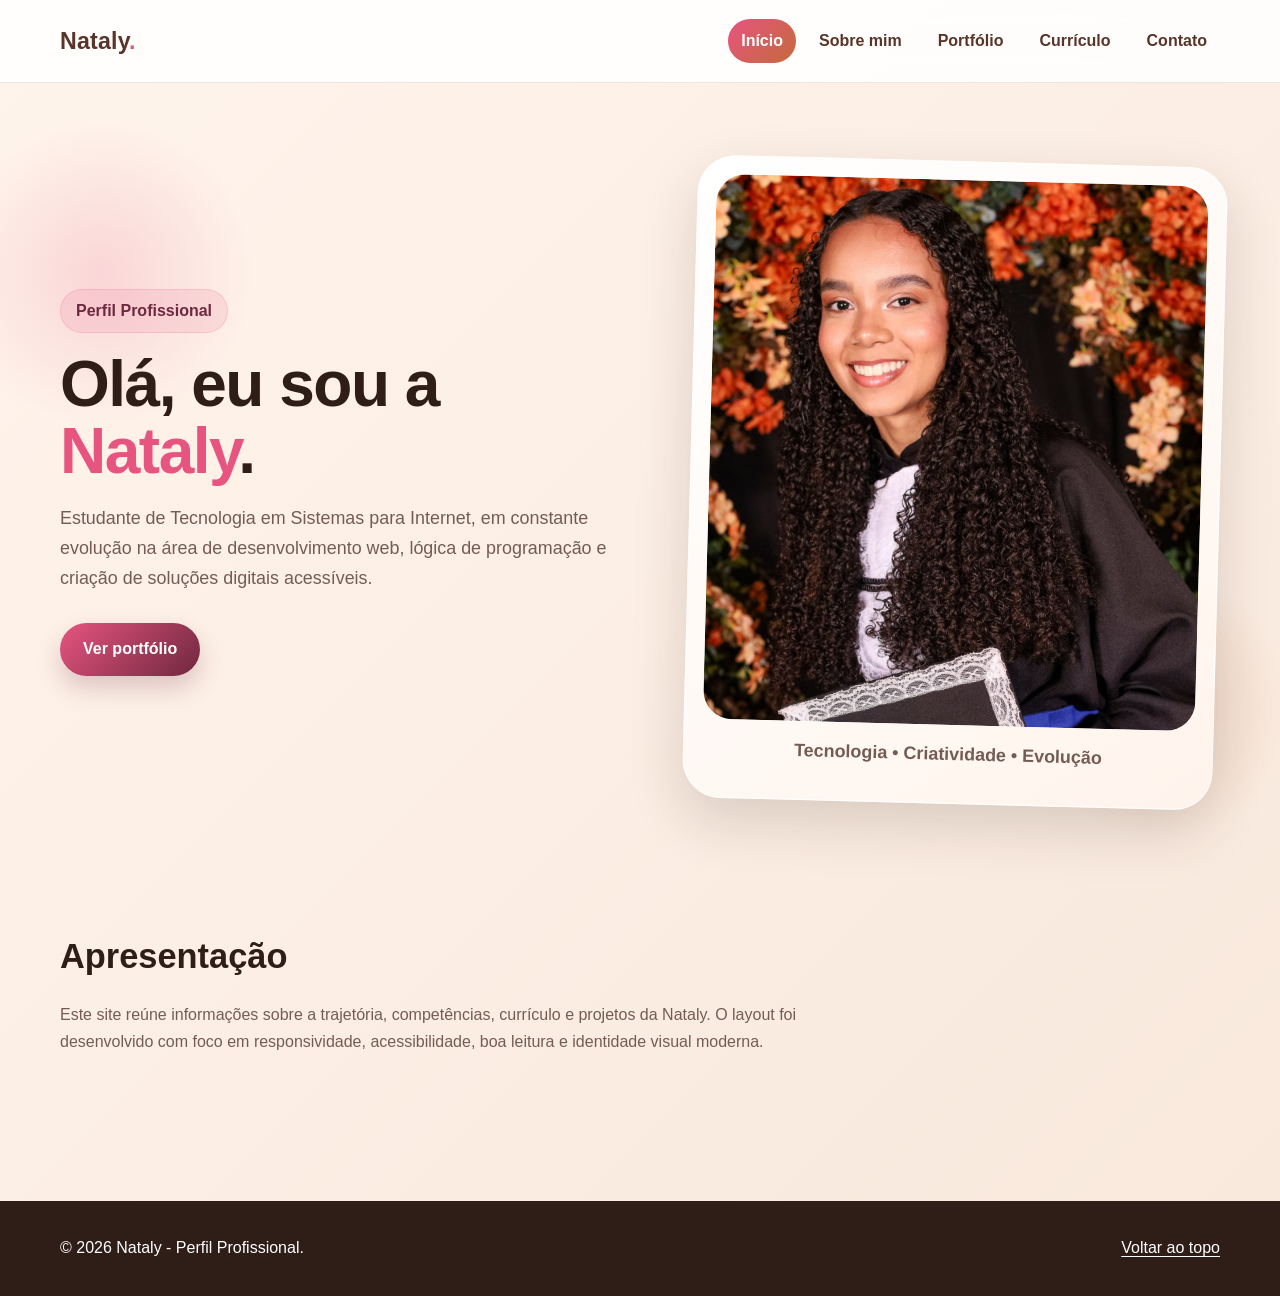
<file: site_nataly/index.html>
<!DOCTYPE html>
<html lang="pt-BR">
<head>
  <!-- Configurações básicas da página. -->
  <meta charset="UTF-8">
  <meta name="viewport" content="width=device-width, initial-scale=1.0">
  <meta name="description" content="Perfil profissional de Nataly, estudante de Tecnologia em Sistemas para Internet.">

  <title>Nataly | Perfil Profissional</title>

  <!-- Arquivo principal de estilos do site. -->
  <link rel="stylesheet" href="css/style.css">
</head>
<body>
  <!-- Link visível apenas ao usar teclado: permite pular o menu e ir direto ao conteúdo. -->
  <a class="skip-link" href="#conteudo">Pular para o conteúdo principal</a>

  <!-- Cabeçalho fixo: reúne a marca do site e o menu principal. -->
  <header class="site-header">
    <div class="container navbar">
      <a class="logo" href="index.html" aria-label="Ir para a página inicial de Nataly">Nataly<span>.</span></a>

      <!-- Menu com links internos para todas as páginas do site. -->
      <nav class="main-nav" aria-label="Menu principal">
        <ul>
          <li><a class="active" aria-current="page" href="index.html">Início</a></li>
          <li><a href="sobre.html">Sobre mim</a></li>
          <li><a href="portfolio.html">Portfólio</a></li>
          <li><a href="curriculo.html">Currículo</a></li>
          <li><a href="contato.html">Contato</a></li>
        </ul>
      </nav>
    </div>
  </header>

  <!-- Conteúdo principal da página. O tabindex permite receber foco pelo link de acessibilidade. -->
  <main id="conteudo" tabindex="-1">
    <!-- Hero: primeira área visual do site, com apresentação e foto principal. -->
    <section class="container hero" id="inicio" aria-labelledby="titulo-principal">
      <div class="hero-text">
        <span class="tag">Perfil Profissional</span>
        <h1 id="titulo-principal">Olá, eu sou a <strong>Nataly</strong>.</h1>
        <p>
          Estudante de Tecnologia em Sistemas para Internet, em constante evolução na área de
          desenvolvimento web, lógica de programação e criação de soluções digitais acessíveis.
        </p>

        <div class="actions" aria-label="Ações principais">
          <a class="btn btn-primary" href="portfolio.html">Ver portfólio</a>
        </div>
      </div>

      <aside class="hero-card" aria-label="Foto de apresentação da Nataly">
        <img src="img/nataly-5.jpeg" alt="Foto profissional de Nataly sorrindo em sua formatura">
        <p class="caption">Tecnologia • Criatividade • Evolução</p>
      </aside>
    </section>

    <!-- Resumo curto: melhora a página inicial sem voltar com a seção de destaques removida. -->
    <section class="container section" aria-labelledby="resumo-titulo">
      <h2 id="resumo-titulo">Apresentação</h2>
      <p class="section-intro">
        Este site reúne informações sobre a trajetória, competências, currículo e projetos da Nataly.
        O layout foi desenvolvido com foco em responsividade, acessibilidade, boa leitura e identidade visual moderna.
      </p>
    </section>

  </main>

  <!-- Rodapé com navegação complementar. -->
  <footer class="site-footer">
    <div class="container footer-content">
      <p>&copy; 2026 Nataly - Perfil Profissional.</p>
      <p><a href="#inicio">Voltar ao topo</a></p>
    </div>
  </footer>

  <!-- VLibras: recurso de acessibilidade solicitado no trabalho. -->
  <div vw class="enabled">
    <div vw-access-button class="active"></div>
    <div vw-plugin-wrapper>
      <div class="vw-plugin-top-wrapper"></div>
    </div>
  </div>
  <script src="https://vlibras.gov.br/app/vlibras-plugin.js"></script>
  <script>
    new window.VLibras.Widget('https://vlibras.gov.br/app');
  </script>
</body>
</html>
</file>
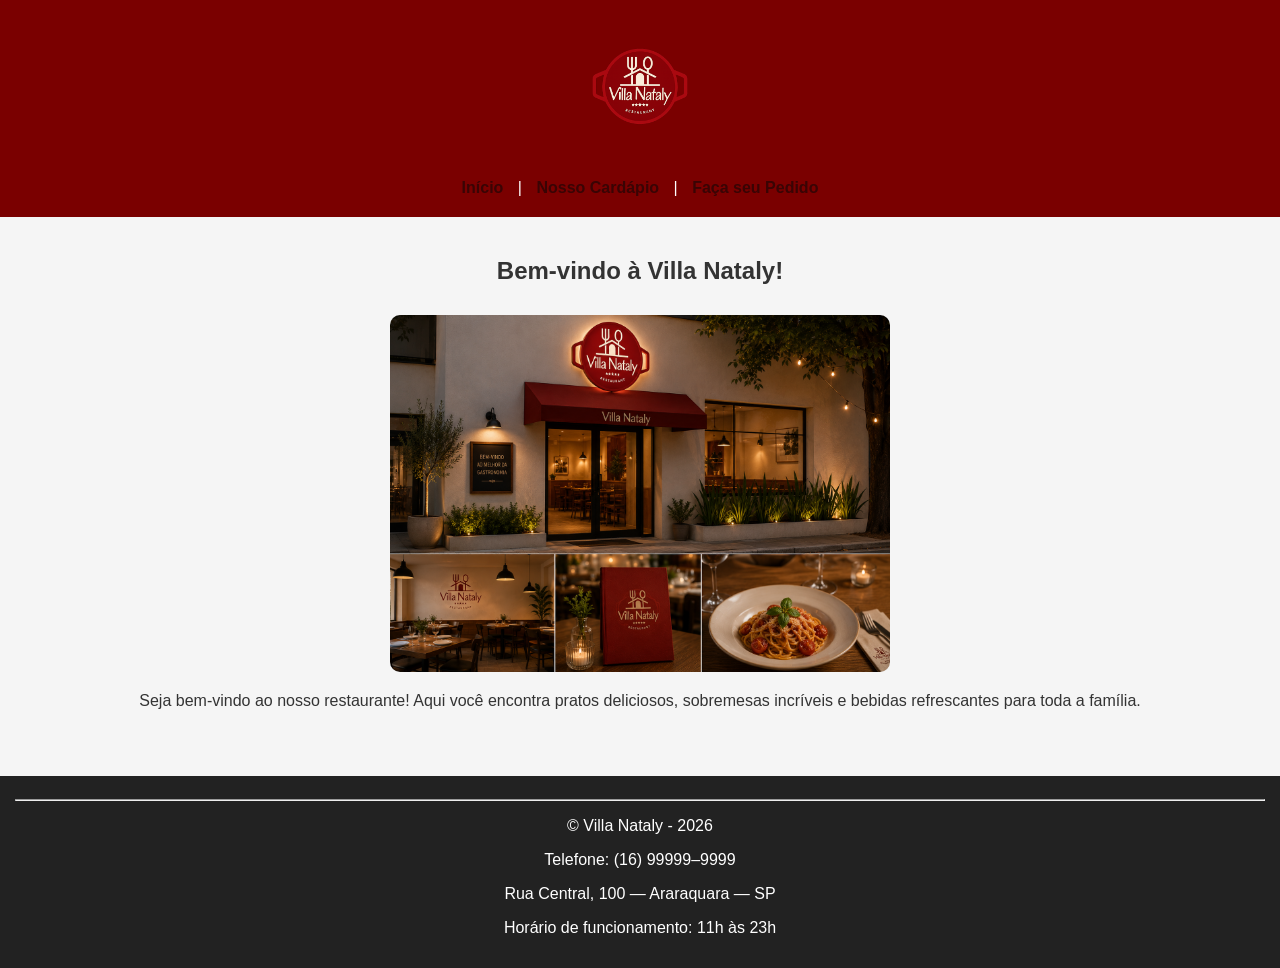
<file: site_nataly/projetos/villa-nataly/index.html>
<!DOCTYPE html>
<html lang="pt-BR">
    
<head >
   
    <meta charset="UTF-8">
    <meta name="viewport" content="width=device-width, initial-scale=1.0">

    
    <link rel="icon" href="logo.png - Copia.png">
   
    <title>Villa Nataly</title>

    <link rel="stylesheet" href="style.css">

</head>
<body>

    
   <header>

    <div style="text-align: center;">

        <img src="logo.png.png"
             width="300"
             alt="Logo Villa Nataly">

       

        <nav>
            <a href="index.html">Início</a> |
            <a href="cardapio.html">Nosso Cardápio</a> |
            <a href="pedido.html">Faça seu Pedido</a>
        </nav>

    </div>

</header>

    
    <main>
         <div style="text-align: center;">

        <h2>Bem-vindo à Villa Nataly!</h2>

        <img src="restaurante.png"
             width="500"
             alt="Imagem do restaurante">

        <p>
            Seja bem-vindo ao nosso restaurante! Aqui você encontra pratos deliciosos,
            sobremesas incríveis e bebidas refrescantes para toda a família.
        </p>
        </div>

    </main>

    
    <footer>
        <hr>

        <p>
            &copy; Villa Nataly - 2026
        </p>

        <p>
            Telefone: (16)&nbsp;99999&ndash;9999
        </p>

        <p>
            Rua Central, 100 &mdash; Araraquara &mdash; SP
        </p>

        <p>
            Horário de funcionamento: 11h às 23h
        </p>

    </footer>

</body>
</html>
</file>
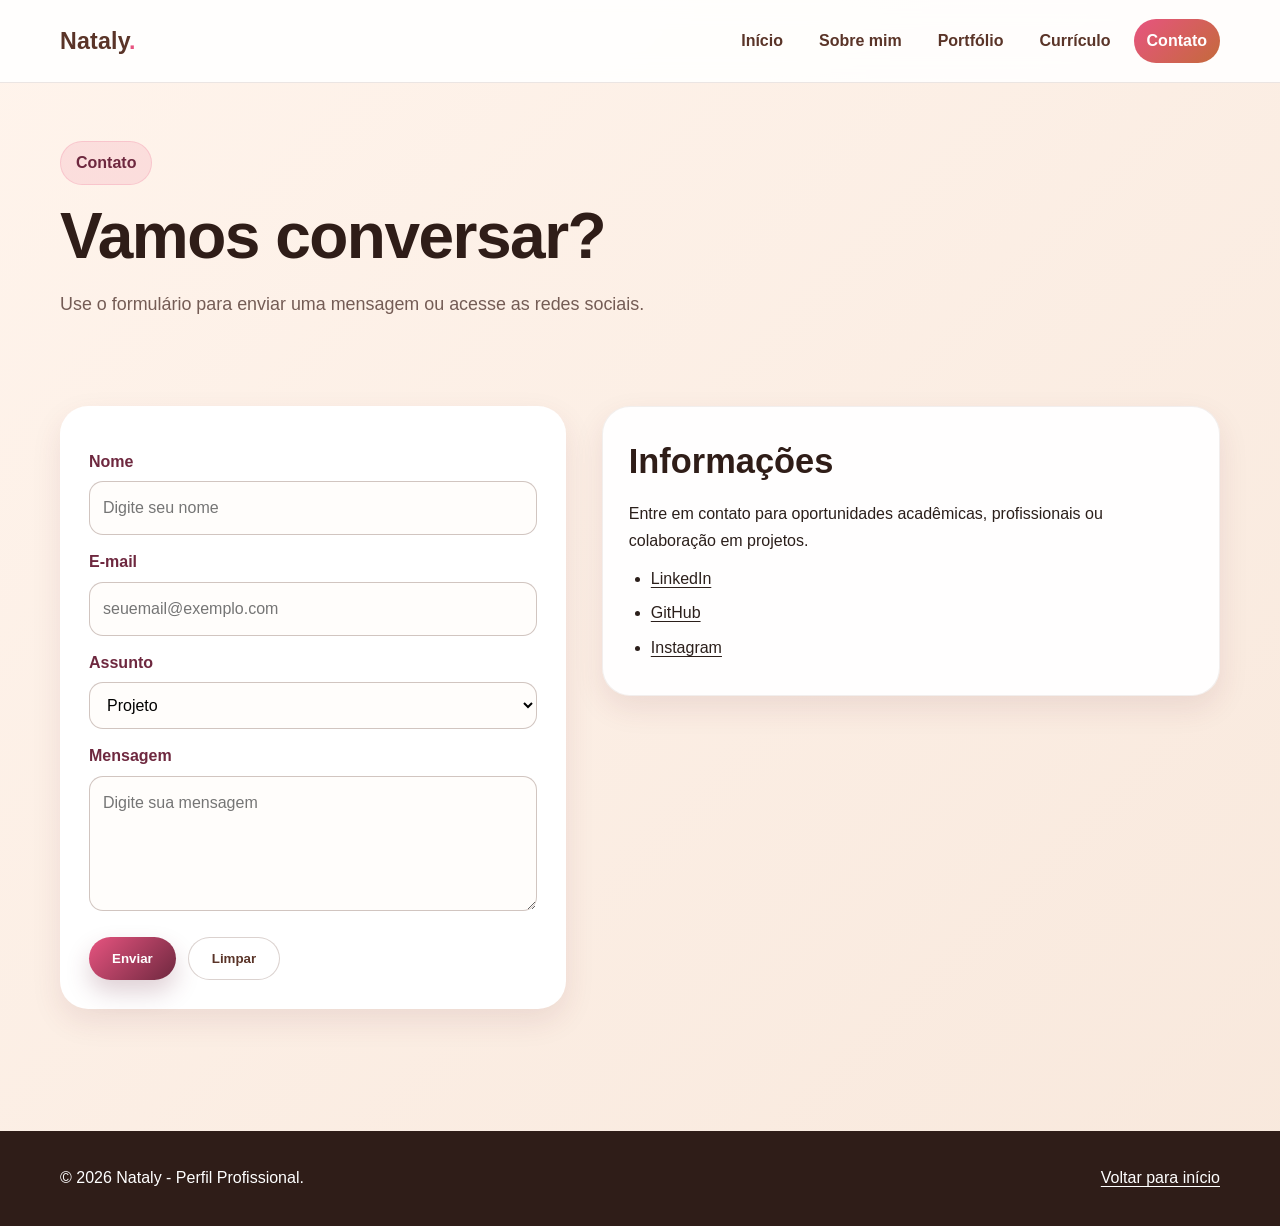
<file: site_nataly/contato.html>
<!DOCTYPE html>
<html lang="pt-BR">
<head>
  <!-- Configurações básicas da página. -->
  <meta charset="UTF-8">
  <meta name="viewport" content="width=device-width, initial-scale=1.0">
  <meta name="description" content="Perfil profissional de Nataly, estudante de Tecnologia em Sistemas para Internet.">

  <title>Contato | Nataly</title>

  <!-- Arquivo principal de estilos do site. -->
  <link rel="stylesheet" href="css/style.css">
</head>
<body>
  <!-- Link visível apenas ao usar teclado: permite pular o menu e ir direto ao conteúdo. -->
  <a class="skip-link" href="#conteudo">Pular para o conteúdo principal</a>

  <!-- Cabeçalho fixo: reúne a marca do site e o menu principal. -->
  <header class="site-header">
    <div class="container navbar">
      <a class="logo" href="index.html" aria-label="Ir para a página inicial de Nataly">Nataly<span>.</span></a>

      <!-- Menu com links internos para todas as páginas do site. -->
      <nav class="main-nav" aria-label="Menu principal">
        <ul>
          <li><a href="index.html">Início</a></li>
          <li><a href="sobre.html">Sobre mim</a></li>
          <li><a href="portfolio.html">Portfólio</a></li>
          <li><a href="curriculo.html">Currículo</a></li>
          <li><a class="active" aria-current="page" href="contato.html">Contato</a></li>
        </ul>
      </nav>
    </div>
  </header>

  <!-- Conteúdo principal da página. O tabindex permite receber foco pelo link de acessibilidade. -->
  <main id="conteudo" tabindex="-1">
    <!-- Título da página. -->
    <section class="container page-title" aria-labelledby="contato-titulo">
      <span class="tag">Contato</span>
      <h1 id="contato-titulo">Vamos conversar?</h1>
      <p>Use o formulário para enviar uma mensagem ou acesse as redes sociais.</p>
    </section>

    <!-- Formulário obrigatório: possui campos de tipos diferentes e dois botões. -->
    <section class="container section two-col" aria-label="Formulário e informações de contato">
      <form action="#" method="post">
        <label for="nome">Nome</label>
        <input type="text" id="nome" name="nome" placeholder="Digite seu nome" required>

        <label for="email">E-mail</label>
        <input type="email" id="email" name="email" placeholder="seuemail@exemplo.com" required>

        <label for="assunto">Assunto</label>
        <select id="assunto" name="assunto" required>
          <option value="projeto">Projeto</option>
          <option value="contato-profissional">Contato profissional</option>
          <option value="outros">Outros</option>
        </select>

        <label for="mensagem">Mensagem</label>
        <textarea id="mensagem" name="mensagem" placeholder="Digite sua mensagem" required></textarea>

        <div class="form-actions">
          <button class="btn btn-primary" type="submit">Enviar</button>
          <button class="btn btn-secondary" type="reset">Limpar</button>
        </div>
      </form>

      <!-- Links externos obrigatórios para redes/plataformas. -->
      <aside class="card contact-card">
        <h2>Informações</h2>
        <p>Entre em contato para oportunidades acadêmicas, profissionais ou colaboração em projetos.</p>

        <ul class="list">
          <li><a href="https://www.linkedin.com/" target="_blank" rel="noopener">LinkedIn</a></li>
          <li><a href="https://github.com/" target="_blank" rel="noopener">GitHub</a></li>
          <li><a href="https://www.instagram.com/" target="_blank" rel="noopener">Instagram</a></li>
        </ul>
      </aside>
    </section>

  </main>

  <!-- Rodapé com navegação complementar. -->
  <footer class="site-footer">
    <div class="container footer-content">
      <p>&copy; 2026 Nataly - Perfil Profissional.</p>
      <p><a href="index.html">Voltar para início</a></p>
    </div>
  </footer>

  <!-- VLibras: recurso de acessibilidade solicitado no trabalho. -->
  <div vw class="enabled">
    <div vw-access-button class="active"></div>
    <div vw-plugin-wrapper>
      <div class="vw-plugin-top-wrapper"></div>
    </div>
  </div>
  <script src="https://vlibras.gov.br/app/vlibras-plugin.js"></script>
  <script>
    new window.VLibras.Widget('https://vlibras.gov.br/app');
  </script>
</body>
</html>
</file>
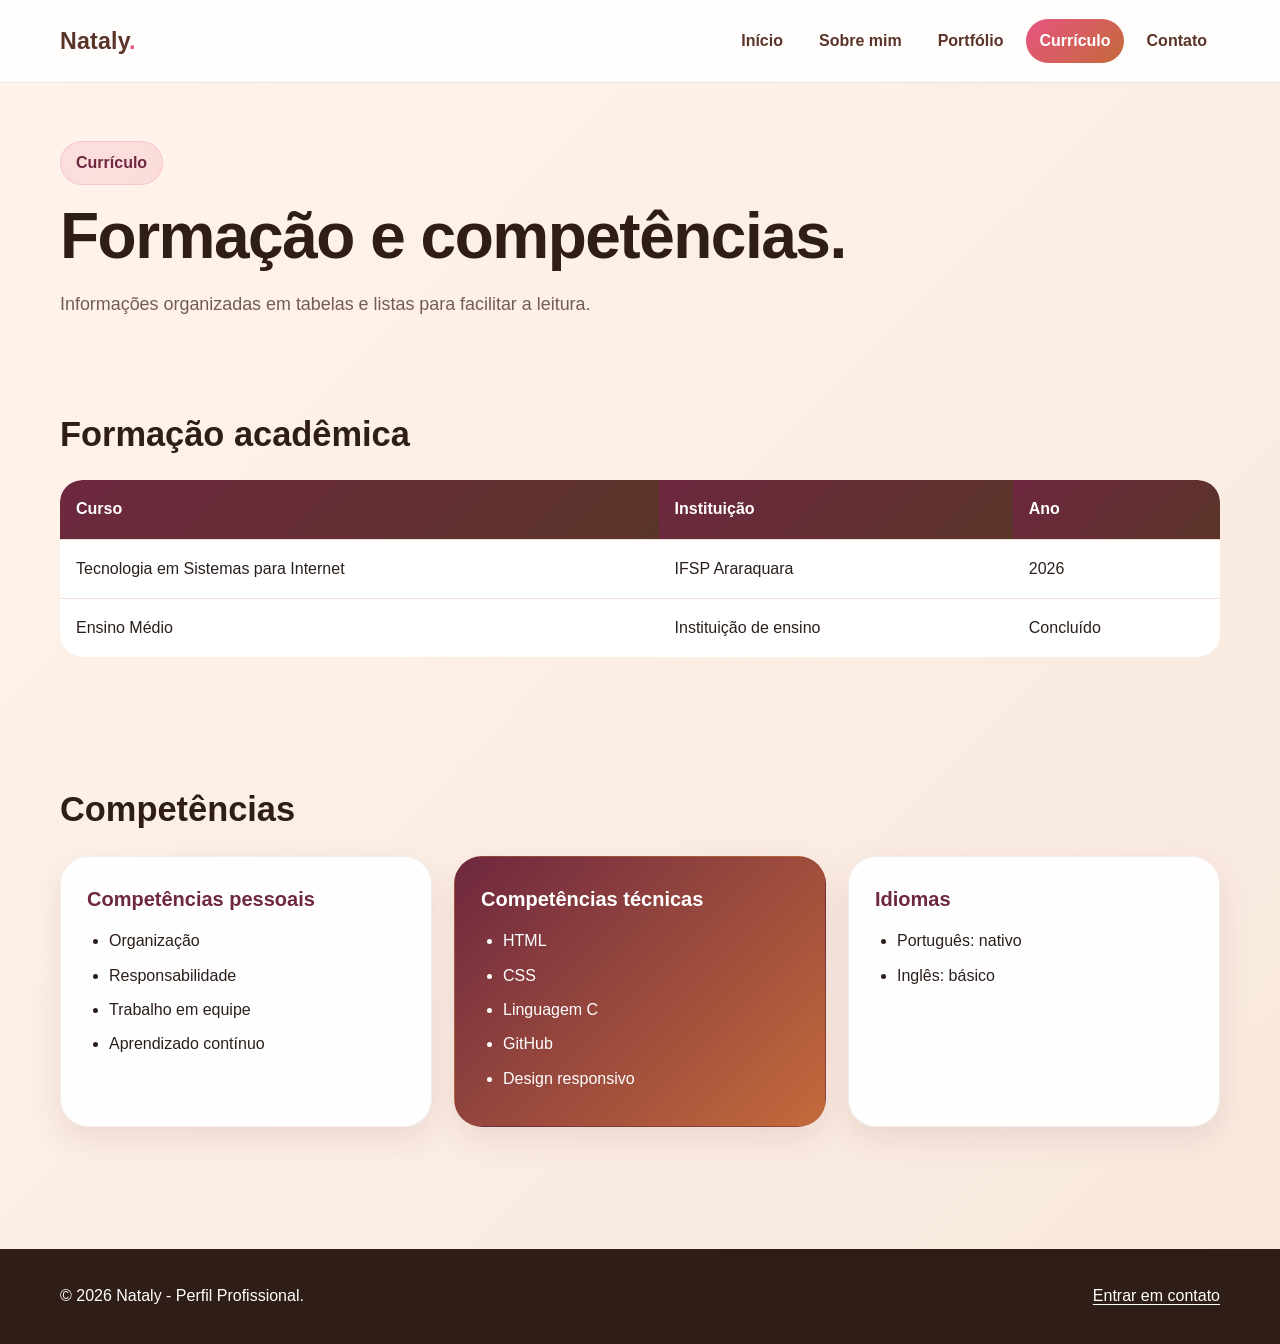
<file: site_nataly/curriculo.html>
<!DOCTYPE html>
<html lang="pt-BR">
<head>
  <!-- Configurações básicas da página. -->
  <meta charset="UTF-8">
  <meta name="viewport" content="width=device-width, initial-scale=1.0">
  <meta name="description" content="Perfil profissional de Nataly, estudante de Tecnologia em Sistemas para Internet.">

  <title>Currículo | Nataly</title>

  <!-- Arquivo principal de estilos do site. -->
  <link rel="stylesheet" href="css/style.css">
</head>
<body>
  <!-- Link visível apenas ao usar teclado: permite pular o menu e ir direto ao conteúdo. -->
  <a class="skip-link" href="#conteudo">Pular para o conteúdo principal</a>

  <!-- Cabeçalho fixo: reúne a marca do site e o menu principal. -->
  <header class="site-header">
    <div class="container navbar">
      <a class="logo" href="index.html" aria-label="Ir para a página inicial de Nataly">Nataly<span>.</span></a>

      <!-- Menu com links internos para todas as páginas do site. -->
      <nav class="main-nav" aria-label="Menu principal">
        <ul>
          <li><a href="index.html">Início</a></li>
          <li><a href="sobre.html">Sobre mim</a></li>
          <li><a href="portfolio.html">Portfólio</a></li>
          <li><a class="active" aria-current="page" href="curriculo.html">Currículo</a></li>
          <li><a href="contato.html">Contato</a></li>
        </ul>
      </nav>
    </div>
  </header>

  <!-- Conteúdo principal da página. O tabindex permite receber foco pelo link de acessibilidade. -->
  <main id="conteudo" tabindex="-1">
    <!-- Título da página. -->
    <section class="container page-title" aria-labelledby="curriculo-titulo">
      <span class="tag">Currículo</span>
      <h1 id="curriculo-titulo">Formação e competências.</h1>
      <p>Informações organizadas em tabelas e listas para facilitar a leitura.</p>
    </section>

    <!-- Tabela obrigatória do trabalho: apresenta a formação acadêmica. -->
    <section class="container section" aria-labelledby="formacao-titulo">
      <h2 id="formacao-titulo">Formação acadêmica</h2>
      <div class="table-wrapper">
        <table>
          <thead>
            <tr>
              <th scope="col">Curso</th>
              <th scope="col">Instituição</th>
              <th scope="col">Ano</th>
            </tr>
          </thead>
          <tbody>
            <tr>
              <td>Tecnologia em Sistemas para Internet</td>
              <td>IFSP Araraquara</td>
              <td>2026</td>
            </tr>
            <tr>
              <td>Ensino Médio</td>
              <td>Instituição de ensino</td>
              <td>Concluído</td>
            </tr>
          </tbody>
        </table>
      </div>
    </section>

    <!-- Cards de competências: listas obrigatórias e conteúdo curricular. -->
    <section class="container section" aria-labelledby="competencias-titulo">
      <h2 id="competencias-titulo">Competências</h2>
      <div class="grid">
        <article class="card">
          <h3>Competências pessoais</h3>
          <ul class="list">
            <li>Organização</li>
            <li>Responsabilidade</li>
            <li>Trabalho em equipe</li>
            <li>Aprendizado contínuo</li>
          </ul>
        </article>

        <article class="card accent">
          <h3>Competências técnicas</h3>
          <ul class="list">
            <li>HTML</li>
            <li>CSS</li>
            <li>Linguagem C</li>
            <li>GitHub</li>
            <li>Design responsivo</li>
          </ul>
        </article>

        <article class="card">
          <h3>Idiomas</h3>
          <ul class="list">
            <li>Português: nativo</li>
            <li>Inglês: básico</li>
          </ul>
        </article>
      </div>
    </section>

  </main>

  <!-- Rodapé com navegação complementar. -->
  <footer class="site-footer">
    <div class="container footer-content">
      <p>&copy; 2026 Nataly - Perfil Profissional.</p>
      <p><a href="contato.html">Entrar em contato</a></p>
    </div>
  </footer>

  <!-- VLibras: recurso de acessibilidade solicitado no trabalho. -->
  <div vw class="enabled">
    <div vw-access-button class="active"></div>
    <div vw-plugin-wrapper>
      <div class="vw-plugin-top-wrapper"></div>
    </div>
  </div>
  <script src="https://vlibras.gov.br/app/vlibras-plugin.js"></script>
  <script>
    new window.VLibras.Widget('https://vlibras.gov.br/app');
  </script>
</body>
</html>
</file>
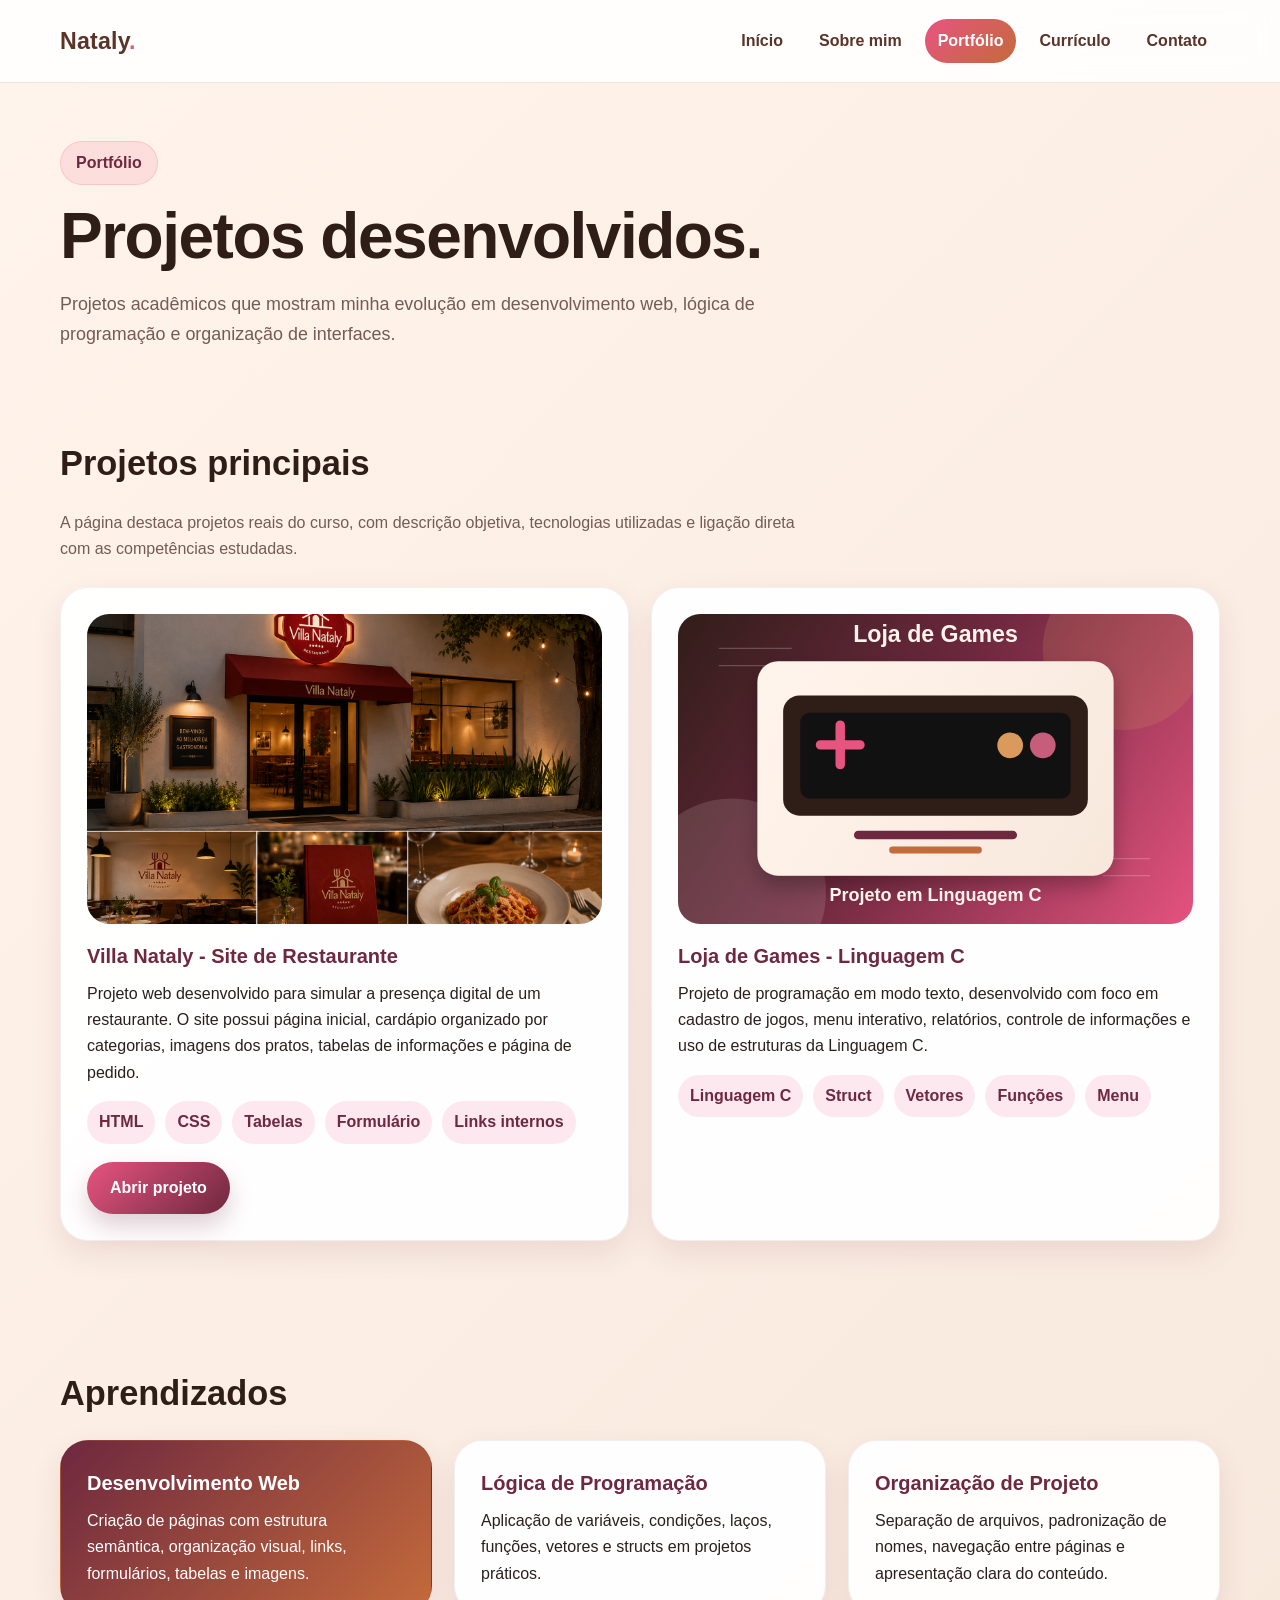
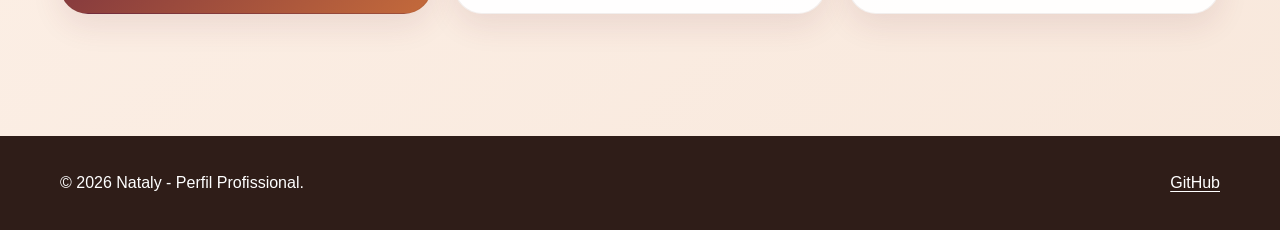
<file: site_nataly/portfolio.html>
<!DOCTYPE html>
<html lang="pt-BR">
<head>
  <!-- Configurações básicas da página. -->
  <meta charset="UTF-8">
  <meta name="viewport" content="width=device-width, initial-scale=1.0">
  <meta name="description" content="Perfil profissional de Nataly, estudante de Tecnologia em Sistemas para Internet.">

  <title>Portfólio | Nataly</title>

  <!-- Arquivo principal de estilos do site. -->
  <link rel="stylesheet" href="css/style.css">
</head>
<body>
  <!-- Link visível apenas ao usar teclado: permite pular o menu e ir direto ao conteúdo. -->
  <a class="skip-link" href="#conteudo">Pular para o conteúdo principal</a>

  <!-- Cabeçalho fixo: reúne a marca do site e o menu principal. -->
  <header class="site-header">
    <div class="container navbar">
      <a class="logo" href="index.html" aria-label="Ir para a página inicial de Nataly">Nataly<span>.</span></a>

      <!-- Menu com links internos para todas as páginas do site. -->
      <nav class="main-nav" aria-label="Menu principal">
        <ul>
          <li><a href="index.html">Início</a></li>
          <li><a href="sobre.html">Sobre mim</a></li>
          <li><a class="active" aria-current="page" href="portfolio.html">Portfólio</a></li>
          <li><a href="curriculo.html">Currículo</a></li>
          <li><a href="contato.html">Contato</a></li>
        </ul>
      </nav>
    </div>
  </header>

  <!-- Conteúdo principal da página. O tabindex permite receber foco pelo link de acessibilidade. -->
  <main id="conteudo" tabindex="-1">
    <!-- Título da página. -->
    <section class="container page-title" aria-labelledby="portfolio-titulo">
      <span class="tag">Portfólio</span>
      <h1 id="portfolio-titulo">Projetos desenvolvidos.</h1>
      <p>
        Projetos acadêmicos que mostram minha evolução em desenvolvimento web,
        lógica de programação e organização de interfaces.
      </p>
    </section>

    <!-- Projetos principais: substitui a galeria e mantém somente projetos relevantes. -->
    <section class="container section" aria-labelledby="projetos-titulo">
      <h2 id="projetos-titulo">Projetos principais</h2>
      <p class="section-intro">
        A página destaca projetos reais do curso, com descrição objetiva, tecnologias utilizadas
        e ligação direta com as competências estudadas.
      </p>

      <div class="grid grid-2">
        <article class="card project-card">
          <img src="img/projeto-villa-nataly.png" alt="Imagem do projeto Villa Nataly, um site de restaurante com cardápio e pedido online">
          <h3>Villa Nataly - Site de Restaurante</h3>
          <p>
            Projeto web desenvolvido para simular a presença digital de um restaurante.
            O site possui página inicial, cardápio organizado por categorias, imagens dos pratos,
            tabelas de informações e página de pedido.
          </p>

          <ul class="badge-list" aria-label="Tecnologias usadas no projeto Villa Nataly">
            <li>HTML</li>
            <li>CSS</li>
            <li>Tabelas</li>
            <li>Formulário</li>
            <li>Links internos</li>
          </ul>

          <div class="project-actions">
            <a class="btn btn-primary" href="projetos/villa-nataly/index.html" target="_blank" rel="noopener">Abrir projeto</a>
          </div>
        </article>

        <article class="card project-card">
          <img src="img/projeto-loja-games.svg" alt="Imagem ilustrativa do projeto Loja de Games em Linguagem C com controle de videogame">
          <h3>Loja de Games - Linguagem C</h3>
          <p>
            Projeto de programação em modo texto, desenvolvido com foco em cadastro de jogos,
            menu interativo, relatórios, controle de informações e uso de estruturas da Linguagem C.
          </p>

          <ul class="badge-list" aria-label="Competências usadas no projeto Loja de Games">
            <li>Linguagem C</li>
            <li>Struct</li>
            <li>Vetores</li>
            <li>Funções</li>
            <li>Menu</li>
          </ul>
        </article>
      </div>
    </section>

    <!-- Aprendizados: complementa o portfólio e demonstra reflexão sobre os projetos. -->
    <section class="container section" aria-labelledby="aprendizados-titulo">
      <h2 id="aprendizados-titulo">Aprendizados</h2>
      <div class="grid">
        <article class="card accent">
          <h3>Desenvolvimento Web</h3>
          <p>Criação de páginas com estrutura semântica, organização visual, links, formulários, tabelas e imagens.</p>
        </article>
        <article class="card">
          <h3>Lógica de Programação</h3>
          <p>Aplicação de variáveis, condições, laços, funções, vetores e structs em projetos práticos.</p>
        </article>
        <article class="card">
          <h3>Organização de Projeto</h3>
          <p>Separação de arquivos, padronização de nomes, navegação entre páginas e apresentação clara do conteúdo.</p>
        </article>
      </div>
    </section>

  </main>

  <!-- Rodapé com navegação complementar. -->
  <footer class="site-footer">
    <div class="container footer-content">
      <p>&copy; 2026 Nataly - Perfil Profissional.</p>
      <p><a href="https://github.com/" target="_blank" rel="noopener">GitHub</a></p>
    </div>
  </footer>

  <!-- VLibras: recurso de acessibilidade solicitado no trabalho. -->
  <div vw class="enabled">
    <div vw-access-button class="active"></div>
    <div vw-plugin-wrapper>
      <div class="vw-plugin-top-wrapper"></div>
    </div>
  </div>
  <script src="https://vlibras.gov.br/app/vlibras-plugin.js"></script>
  <script>
    new window.VLibras.Widget('https://vlibras.gov.br/app');
  </script>
</body>
</html>
</file>
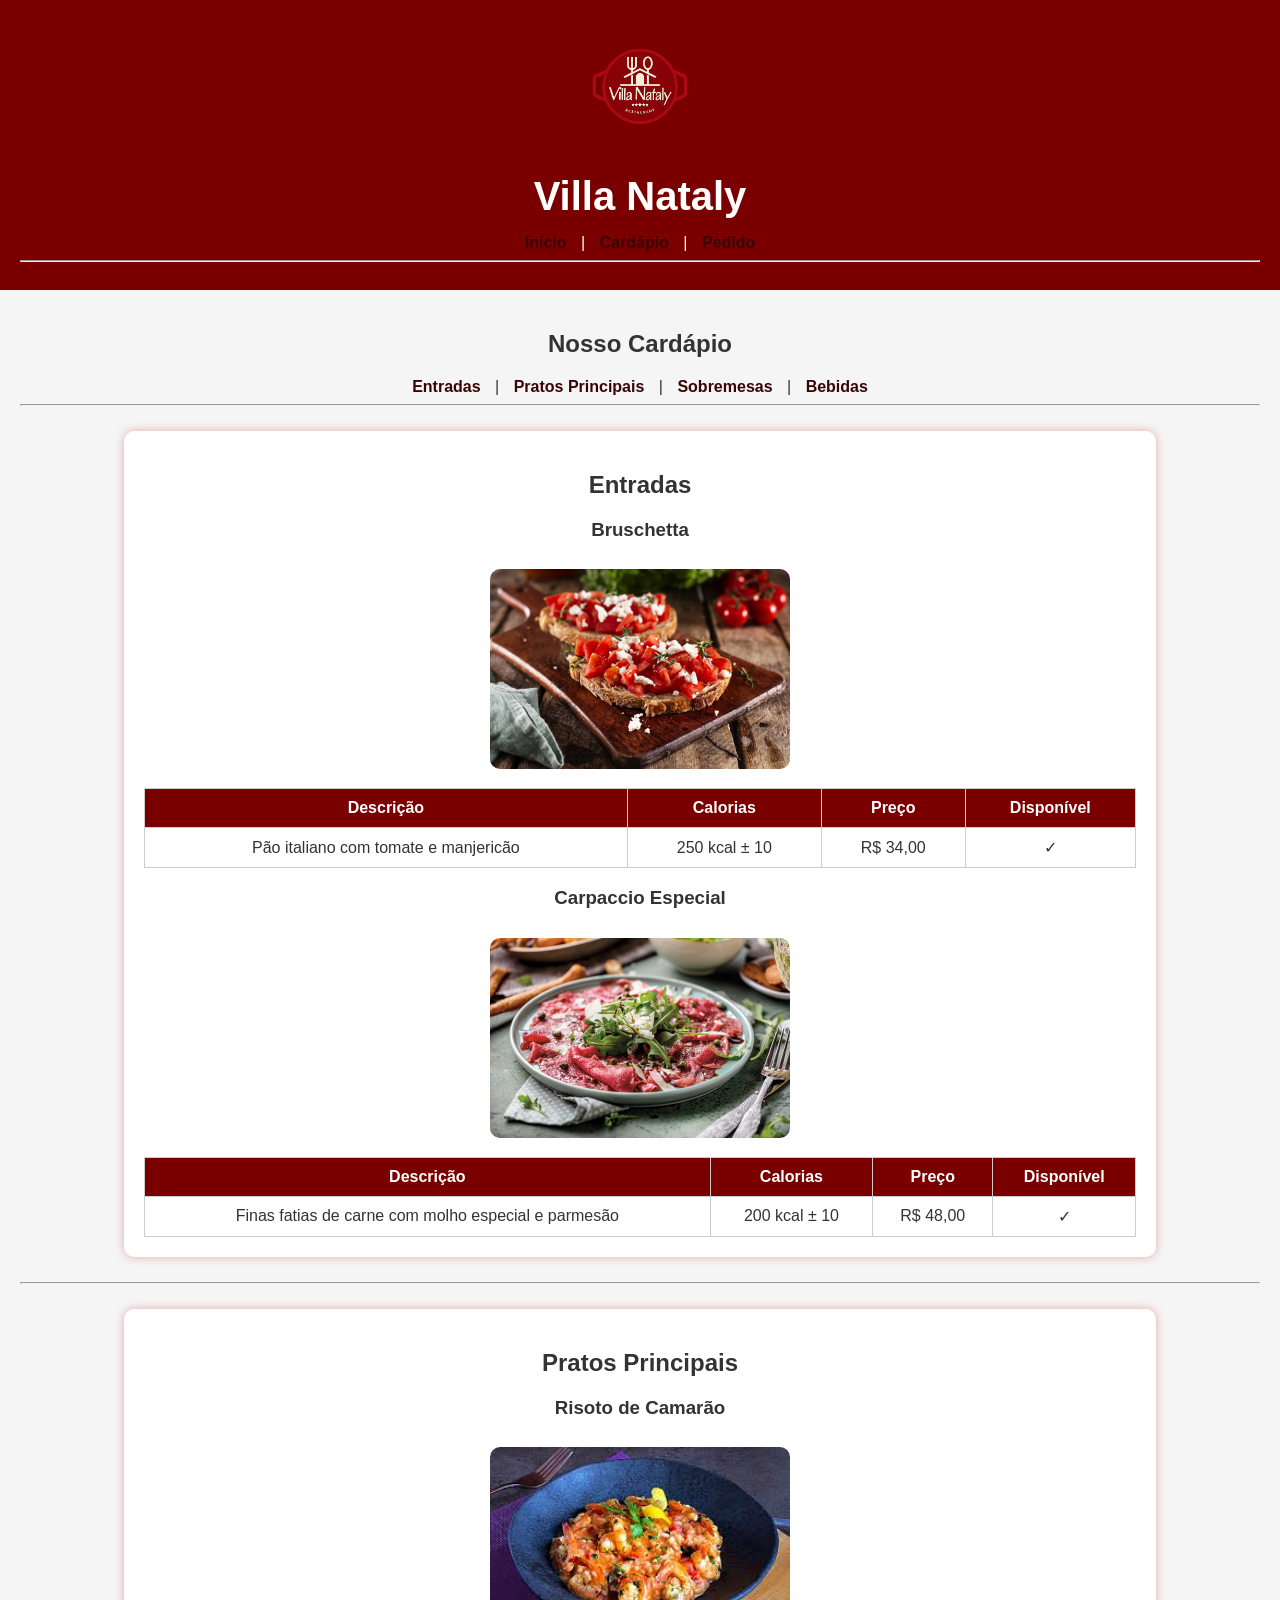
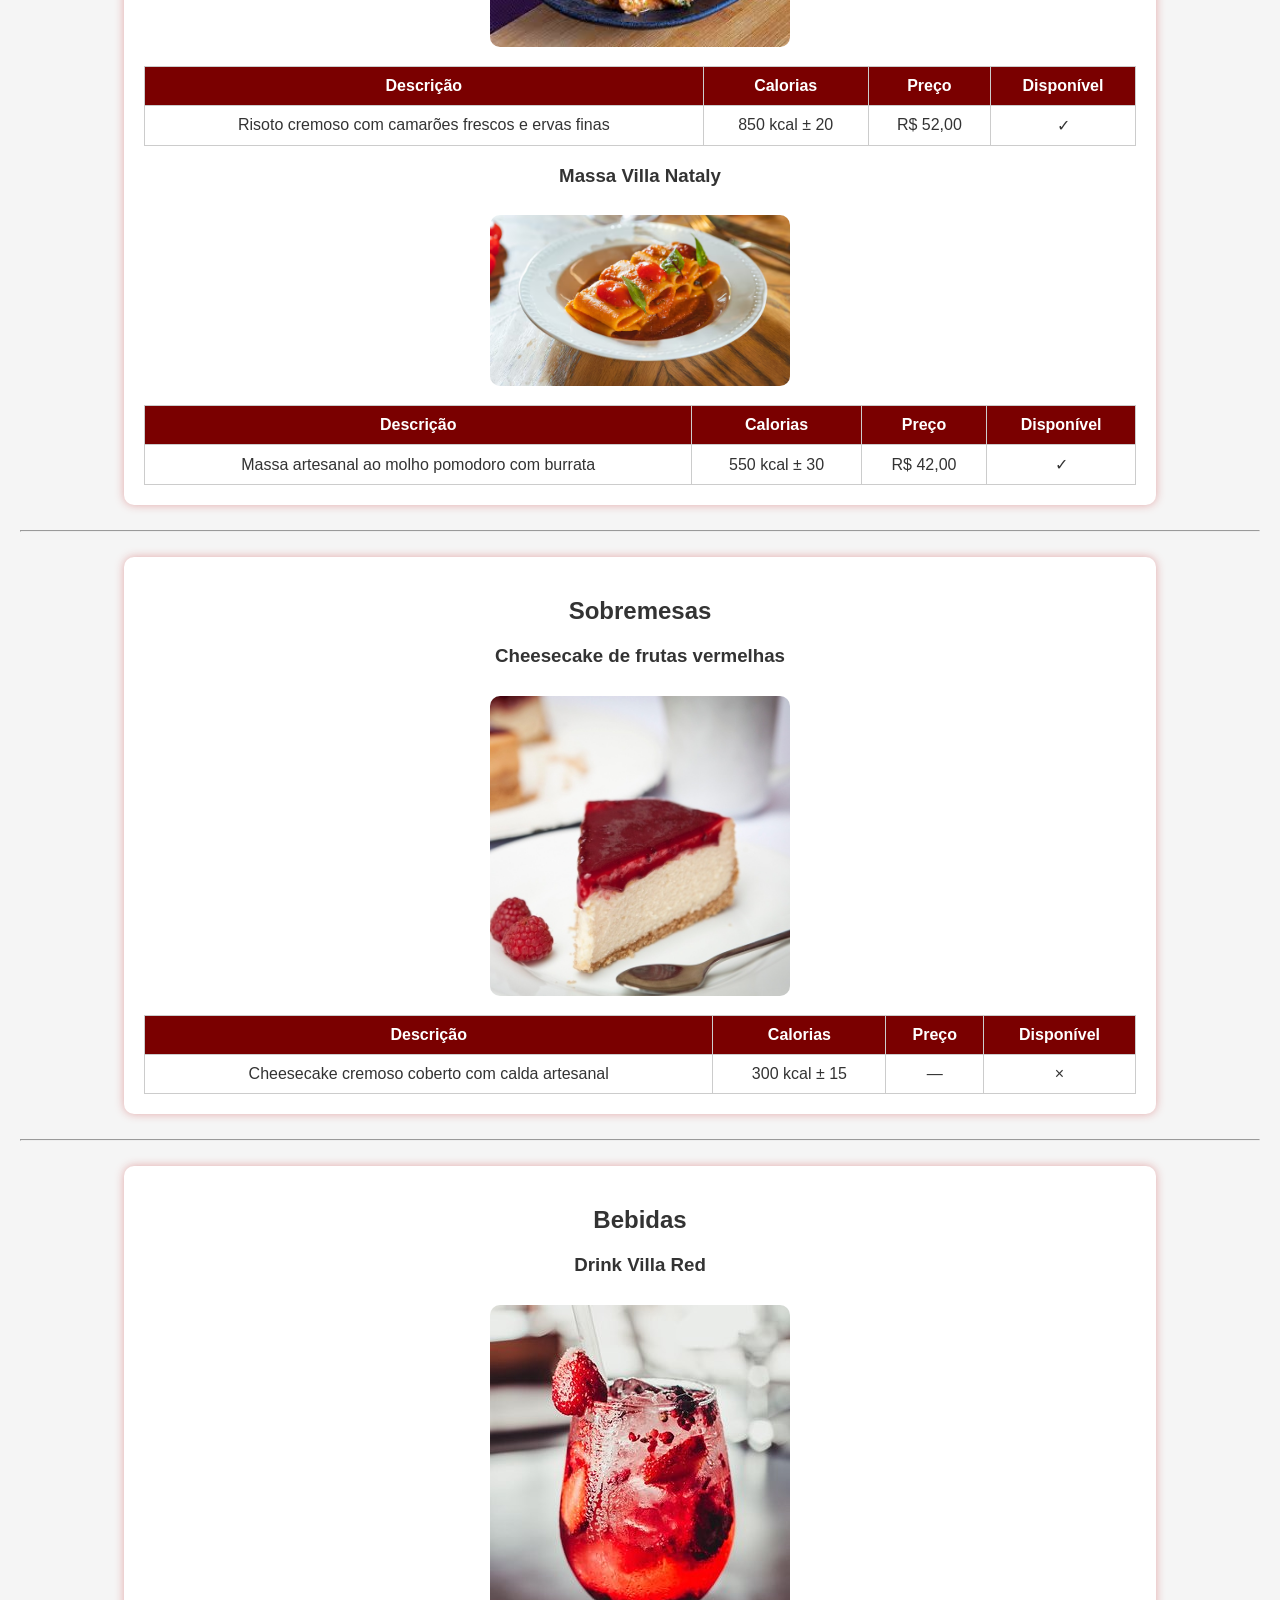
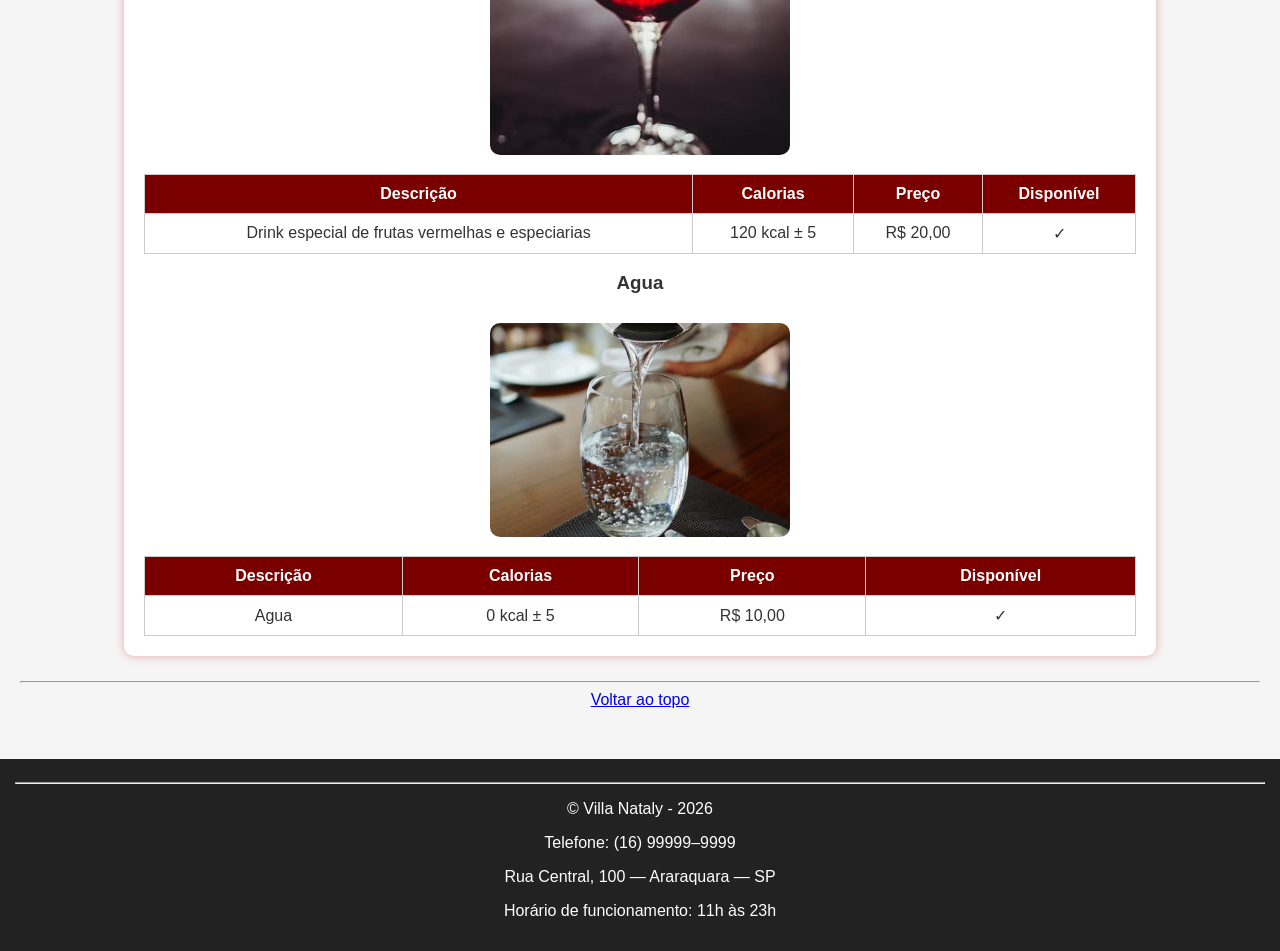
<file: site_nataly/projetos/villa-nataly/cardapio.html>
<!DOCTYPE html>
<html lang="pt-BR">
<head>
    <meta charset="UTF-8">
    <meta name="viewport" content="width=device-width, initial-scale=1.0">

    <title>Villa Nataly - Cardápio</title>

    <link rel="icon" href="logo.png.png">

    <link rel="stylesheet" href="style.css">

</head>
<body id="topo">

    
    <header>

        <img src="logo.png.png"
             width="80"
             alt="Logo">

        <h1>Villa Nataly</h1>

        <nav>
            <a href="index.html">Início</a> |
            <a href="cardapio.html">Cardápio</a> |
            <a href="pedido.html">Pedido</a>
        </nav>

        <hr>

    </header>

    <main>

        <h2>Nosso Cardápio</h2>

        
        <nav>
            <a href="#entradas">Entradas</a> |
            <a href="#pratos">Pratos Principais</a> |
            <a href="#sobremesas">Sobremesas</a> |
            <a href="#bebidas">Bebidas</a>
        </nav>

        <hr>

        
        <section id="entradas">

            <h2>Entradas</h2>

            <h3>Bruschetta</h3>

            <img src="brusqueta.webp"
                 width="300"
                 alt="Bruschetta">

            <table border="1">

                <tr>
                    <th>Descrição</th>
                    <th>Calorias</th>
                    <th>Preço</th>
                    <th>Disponível</th>
                </tr>

                <tr>
                    <td>Pão italiano com tomate e manjericão</td>
                    <td>250 kcal &plusmn; 10</td>
                    <td>R$&nbsp;34,00</td>
                    <td>&check;</td>
                </tr>

            </table>

             <h3>Carpaccio Especial</h3>

            <img src="carpaccio.jpg"
                 width="300"
                 alt="Carpaccio Especial">

            <table border="1">

                <tr>
                    <th>Descrição</th>
                    <th>Calorias</th>
                    <th>Preço</th>
                    <th>Disponível</th>
                </tr>

                <tr>
                    <td>Finas fatias de carne com molho especial e parmesão</td>
                    <td>200 kcal &plusmn; 10</td>
                    <td>R$&nbsp;48,00</td>
                    <td>&check;</td>
                </tr>

            </table>

        </section>

        <hr>

        
        <section id="pratos">

            <h2>Pratos Principais</h2>

            <h3>Risoto de Camarão</h3>

            <img src="risoto.jfif"
                 width="300"
                 alt="Risoto de Camarão">

            <table border="1">

                <tr>
                    <th>Descrição</th>
                    <th>Calorias</th>
                    <th>Preço</th>
                    <th>Disponível</th>
                </tr>

                <tr>
                    <td>Risoto cremoso com camarões frescos e ervas finas</td>
                    <td>850 kcal &plusmn; 20</td>
                    <td>R$&nbsp;52,00</td>
                    <td>&check;</td>
                </tr>

            </table>

            <h3>Massa Villa Nataly</h3>

            <img src="massa.avif"
                 width="300"
                 alt="Massa Villa Nataly">

            <table border="1">

                <tr>
                    <th>Descrição</th>
                    <th>Calorias</th>
                    <th>Preço</th>
                    <th>Disponível</th>
                </tr>

                <tr>
                    <td>Massa artesanal ao molho pomodoro com burrata</td>
                    <td>550 kcal &plusmn; 30</td>
                    <td>R$&nbsp;42,00</td>
                    <td>&check;</td>
                </tr>

            </table>

        </section>

        <hr>

        
        <section id="sobremesas">

            <h2>Sobremesas</h2>

            <h3>Cheesecake de frutas vermelhas</h3>

            <img src="sobremesa.jpg"
                 width="300"
                 alt="Cheesecake">
            <table border="1">

                <tr>
                    <th>Descrição</th>
                    <th>Calorias</th>
                    <th>Preço</th>
                    <th>Disponível</th>
                </tr>

                <tr>
                    <td>Cheesecake cremoso coberto com calda artesanal</td>
                    <td>300 kcal &plusmn; 15</td>
                    <td>&mdash;</td>
                    <td>&times;</td>
                </tr>

            </table>

        </section>

        <hr>

        
        <section id="bebidas">

            <h2>Bebidas</h2>

            <h3>Drink Villa Red</h3>

            <img src="bebida.jpeg"
                 width="300"
                 alt="Drink Villa Red">

            <table border="1">

                <tr>
                    <th>Descrição</th>
                    <th>Calorias</th>
                    <th>Preço</th>
                    <th>Disponível</th>
                </tr>

                <tr>
                    <td>Drink especial de frutas vermelhas e especiarias</td>
                    <td>120 kcal &plusmn; 5</td>
                    <td>R$&nbsp;20,00</td>
                    <td>&check;</td>
                </tr>

            </table>

            <h3>Agua</h3>

            <img src="agua.webp"
                 width="300"
                 alt="Agua">

            <table border="1">

                <tr>
                    <th>Descrição</th>
                    <th>Calorias</th>
                    <th>Preço</th>
                    <th>Disponível</th>
                </tr>

                <tr>
                    <td>Agua</td>
                    <td>0 kcal &plusmn; 5</td>
                    <td>R$&nbsp;10,00</td>
                    <td>&check;</td>
                </tr>

            </table>

        </section>

        <hr>

        
        <a href="#topo">Voltar ao topo</a>

    </main>

    
    <footer>

        <hr>

        <p>
            &copy; Villa Nataly - 2026
        </p>

        <p>
            Telefone: (16)&nbsp;99999&ndash;9999
        </p>

        <p>
            Rua Central, 100 &mdash; Araraquara &mdash; SP
        </p>

        <p>
            Horário de funcionamento: 11h às 23h
        </p>

    </footer>

</body>
</html>
</file>
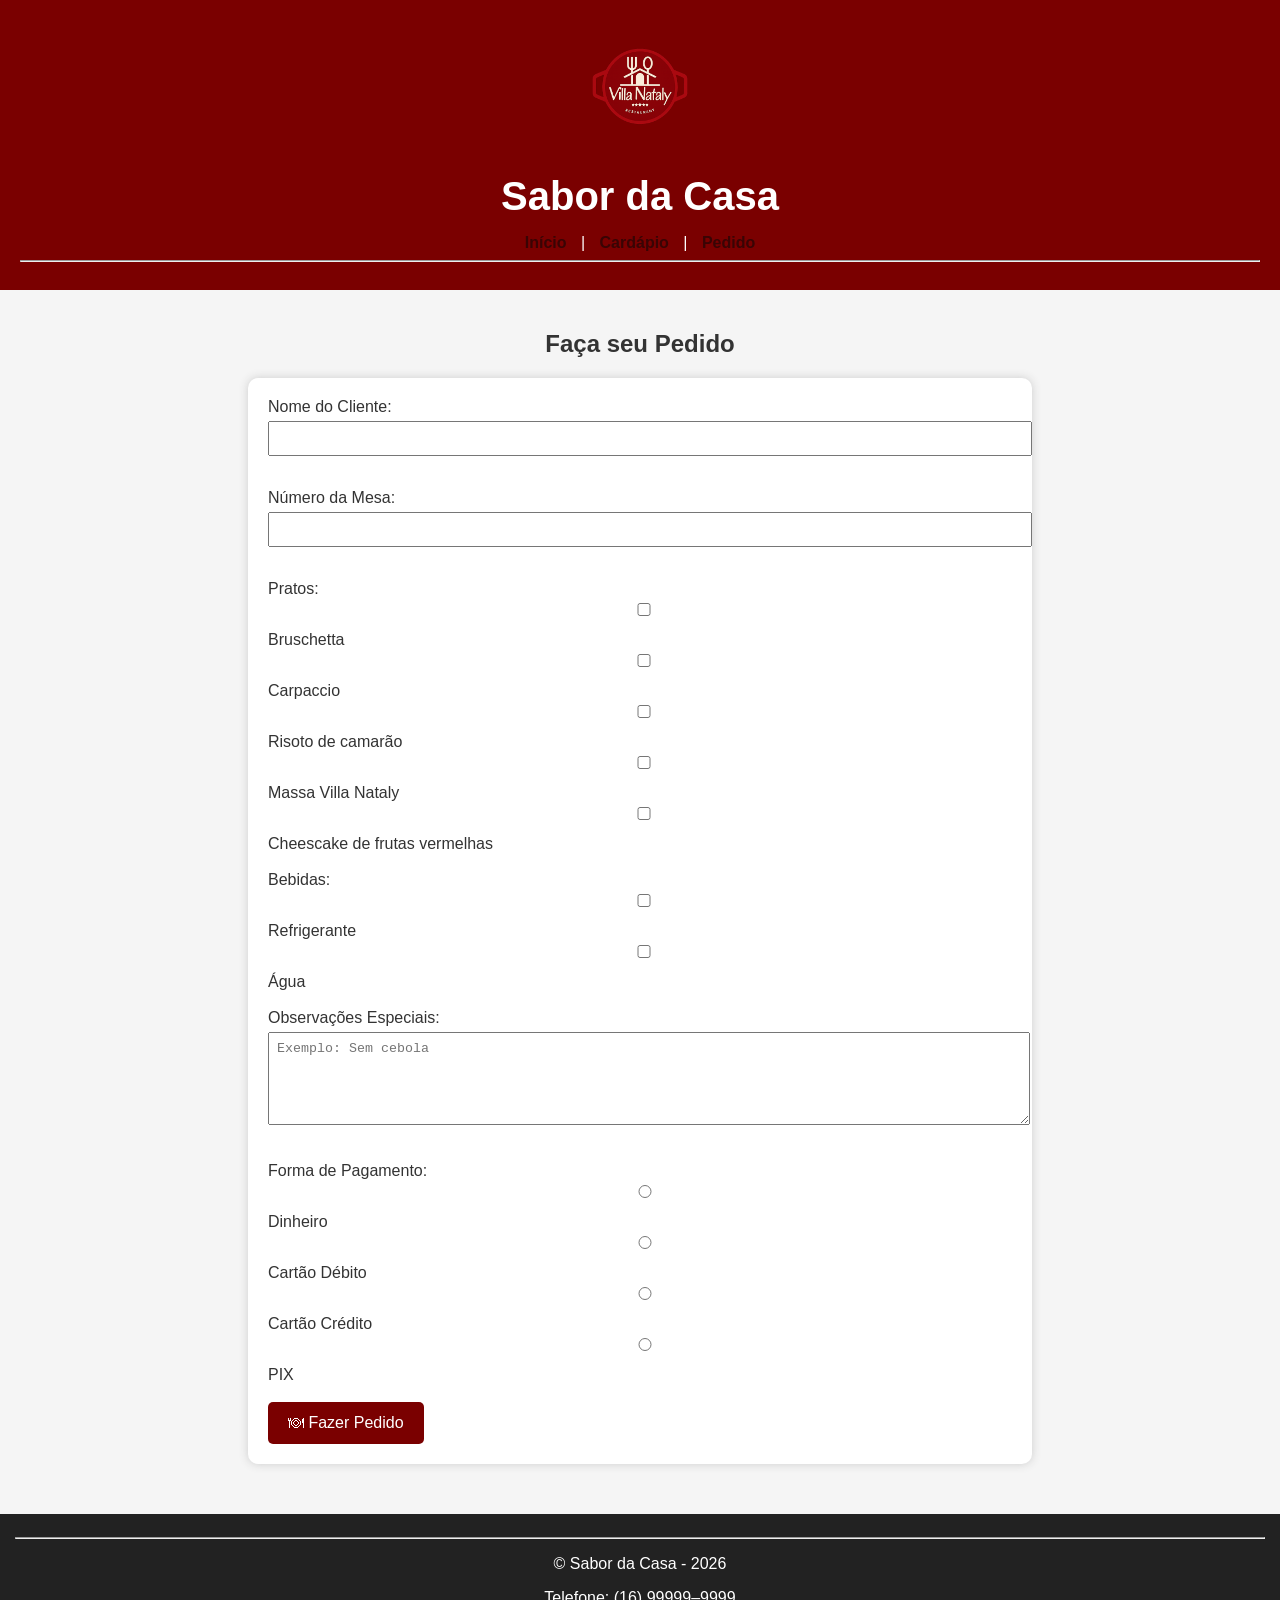
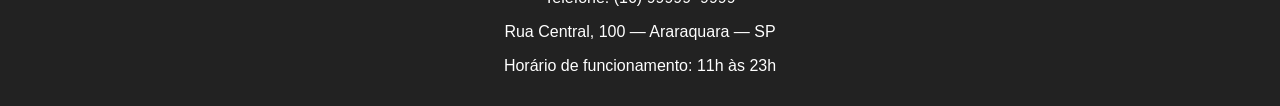
<file: site_nataly/projetos/villa-nataly/pedido.html>
<!DOCTYPE html>
<html lang="pt-BR">
<head>
    <meta charset="UTF-8">
    <meta name="viewport" content="width=device-width, initial-scale=1.0">

    <title>Sabor da Casa - Pedido</title>

    <link rel="icon" href="logo.png.png">

    <link rel="stylesheet" href="style.css">

</head>
<body>

    
    <header>

        <img src="logo.png.png"
             width="80"
             alt="Logo">

        <h1>Sabor da Casa</h1>

        <nav>
            <a href="index.html">Início</a> |
            <a href="cardapio.html">Cardápio</a> |
            <a href="pedido.html">Pedido</a>
        </nav>

        <hr>

    </header>

    
    <main>

        <h2>Faça seu Pedido</h2>

        <form>

            
            <label>Nome do Cliente:</label><br>
            <input type="text" required><br><br>

            
            <label>Número da Mesa:</label><br>
            <input type="number" required><br><br>

            
            <label>Pratos:</label><br>

            <input type="checkbox"> Bruschetta <br>
            <input type="checkbox"> Carpaccio <br>
            <input type="checkbox"> Risoto de camarão <br>
            <input type="checkbox"> Massa Villa Nataly <br>
            <input type="checkbox"> Cheescake de frutas vermelhas<br><br>

            
            <label>Bebidas:</label><br>

            
            <input type="checkbox"> Refrigerante <br>
            <input type="checkbox"> Água <br><br>

            
            <label>Observações Especiais:</label><br>

            <textarea rows="5" cols="40"
             placeholder="Exemplo: Sem cebola"></textarea><br><br>

            
            <label>Forma de Pagamento:</label><br>

            <input type="radio" name="pagamento"> Dinheiro <br>

            <input type="radio" name="pagamento"> Cartão Débito <br>

            <input type="radio" name="pagamento"> Cartão Crédito <br>

            <input type="radio" name="pagamento"> PIX <br><br>

            
            <button type="submit">
                &#127869; Fazer Pedido
            </button>

        </form>

    </main>

    
    <footer>

        <hr>

        <p>
            &copy; Sabor da Casa - 2026
        </p>

        <p>
            Telefone: (16)&nbsp;99999&ndash;9999
        </p>

        <p>
            Rua Central, 100 &mdash; Araraquara &mdash; SP
        </p>

        <p>
            Horário de funcionamento: 11h às 23h
        </p>

    </footer>

</body>
</html>
</file>
<file: site_nataly/css/style.css>
/* =========================================================
   SITE PERFIL PROFISSIONAL - NATALY
   Arquivo: css/style.css
   Objetivo: centralizar o visual, responsividade e acessibilidade.
   ========================================================= */

/* ---------- Variáveis globais de cor, sombra e layout ---------- */
:root {
  --rosa: #e75480;
  --rosa-queimado: #c65d7b;
  --terracota: #c46a3b;
  --vinho: #6e283f;
  --marrom: #5a3428;
  --marrom-escuro: #2f1d18;
  --caramelo: #d99a5b;
  --creme: #fff4ec;
  --bege: #f8e8dc;
  --branco: #ffffff;
  --texto: #2b1f1b;
  --muted: #745c55;
  --sombra: 0 22px 55px rgba(47, 29, 24, 0.16);
  --sombra-suave: 0 12px 30px rgba(110, 40, 63, 0.10);
}

/* ---------- Reset básico: reduz diferenças entre navegadores ---------- */
* {
  box-sizing: border-box;
  margin: 0;
  padding: 0;
}

html {
  scroll-behavior: smooth;
}

body {
  min-height: 100vh;
  font-family: Arial, Helvetica, sans-serif;
  color: var(--texto);
  line-height: 1.65;
  background: linear-gradient(135deg, var(--creme), var(--bege));
}

/* ---------- Elementos base ---------- */
a {
  color: inherit;
  text-decoration: none;
}

img {
  display: block;
  max-width: 100%;
}

/* ---------- Acessibilidade: foco visível para navegação por teclado ---------- */
a:focus-visible,
button:focus-visible,
input:focus-visible,
textarea:focus-visible,
select:focus-visible {
  outline: 3px solid var(--terracota);
  outline-offset: 4px;
  box-shadow: 0 0 0 6px rgba(196, 106, 59, 0.18);
}

main:focus {
  outline: none;
}

/* Link para pular o menu e ir direto ao conteúdo principal. */
.skip-link {
  position: absolute;
  top: 10px;
  left: -999px;
  z-index: 999;
  padding: 10px 14px;
  color: var(--branco);
  background: var(--vinho);
  border-radius: 8px;
  font-weight: 800;
}

.skip-link:focus {
  left: 10px;
}

/* ---------- Container padrão ---------- */
.container {
  width: min(1160px, 92%);
  margin: 0 auto;
}

/* ---------- Cabeçalho e navegação ---------- */
.site-header {
  position: sticky;
  top: 0;
  z-index: 100;
  background: rgba(255, 255, 255, 0.88);
  border-bottom: 1px solid rgba(90, 52, 40, 0.12);
  backdrop-filter: blur(12px);
}

.navbar {
  min-height: 82px;
  display: flex;
  align-items: center;
  justify-content: space-between;
  gap: 24px;
}

.logo {
  font-size: 1.45rem;
  font-weight: 900;
  letter-spacing: 0.2px;
  color: var(--marrom);
}

.logo span {
  color: var(--rosa);
}

.main-nav ul {
  display: flex;
  flex-wrap: wrap;
  gap: 10px;
  list-style: none;
}

.main-nav a {
  display: inline-block;
  padding: 9px 13px;
  border-radius: 999px;
  color: var(--marrom);
  font-weight: 800;
}

.main-nav a:hover,
.main-nav a.active {
  color: var(--branco);
  background: linear-gradient(135deg, var(--rosa), var(--terracota));
}

/* ---------- Hero da página inicial ---------- */
.hero {
  position: relative;
  display: grid;
  grid-template-columns: 1.05fr 0.95fr;
  align-items: center;
  gap: 44px;
  padding: 78px 0 62px;
}

.hero::before,
.hero::after {
  content: "";
  position: absolute;
  z-index: -1;
  border-radius: 50%;
  opacity: 0.18;
}

.hero::before {
  top: 30px;
  left: -120px;
  width: 320px;
  height: 320px;
  background: radial-gradient(circle, var(--rosa), transparent 68%);
}

.hero::after {
  right: -80px;
  bottom: 20px;
  width: 280px;
  height: 280px;
  background: radial-gradient(circle, var(--terracota), transparent 68%);
}

.tag {
  display: inline-block;
  margin-bottom: 18px;
  padding: 8px 15px;
  color: var(--vinho);
  background: rgba(231, 84, 128, 0.13);
  border: 1px solid rgba(231, 84, 128, 0.18);
  border-radius: 999px;
  font-weight: 900;
}

.hero h1,
.page-title h1 {
  margin-bottom: 20px;
  color: var(--marrom-escuro);
  font-size: clamp(2.35rem, 5vw, 4.7rem);
  line-height: 1.04;
  letter-spacing: -1.5px;
}

.hero h1 strong {
  color: var(--rosa);
}

.hero p,
.page-title p {
  max-width: 760px;
  color: var(--muted);
  font-size: 1.12rem;
}

.actions {
  display: flex;
  flex-wrap: wrap;
  gap: 14px;
  margin-top: 30px;
}

/* ---------- Botões ---------- */
.btn {
  display: inline-block;
  padding: 13px 23px;
  border: 0;
  border-radius: 999px;
  font-weight: 900;
  cursor: pointer;
  transition: transform 0.25s ease, box-shadow 0.25s ease;
}

.btn:hover {
  transform: translateY(-2px);
}

.btn-primary {
  color: var(--branco);
  background: linear-gradient(135deg, var(--rosa), var(--vinho));
  box-shadow: 0 12px 25px rgba(110, 40, 63, 0.22);
}

.btn-secondary {
  color: var(--marrom);
  background: var(--branco);
  border: 1px solid rgba(90, 52, 40, 0.22);
}

/* ---------- Card com imagem principal ---------- */
.hero-card {
  padding: 18px;
  background: linear-gradient(145deg, var(--branco), var(--creme));
  border: 1px solid rgba(255, 255, 255, 0.9);
  border-radius: 38px;
  box-shadow: var(--sombra);
  transform: rotate(1.5deg);
}

.hero-card img {
  width: 100%;
  height: 545px;
  object-fit: cover;
  border-radius: 29px;
}

.caption {
  padding: 15px;
  color: var(--vinho);
  font-weight: 900;
  text-align: center;
}

/* ---------- Seções gerais ---------- */
.section {
  padding: 62px 0;
}

.section h2 {
  margin-bottom: 18px;
  color: var(--marrom-escuro);
  font-size: 2.15rem;
}

.section-intro {
  max-width: 760px;
  margin-bottom: 24px;
  color: var(--muted);
}

.page-title {
  padding: 58px 0 24px;
}

/* ---------- Grids e cards ---------- */
.grid {
  display: grid;
  grid-template-columns: repeat(3, 1fr);
  gap: 22px;
}

.grid-2 {
  grid-template-columns: repeat(2, 1fr);
}

.card {
  padding: 26px;
  background: rgba(255, 255, 255, 0.94);
  border: 1px solid rgba(90, 52, 40, 0.08);
  border-radius: 28px;
  box-shadow: var(--sombra-suave);
  transition: transform 0.25s ease, box-shadow 0.25s ease;
}

.card:hover {
  transform: translateY(-4px);
  box-shadow: var(--sombra);
}

.card h3 {
  margin-bottom: 8px;
  color: var(--vinho);
  font-size: 1.25rem;
}

.card h2 {
  margin-bottom: 12px;
  color: var(--marrom-escuro);
}

.card img {
  width: 100%;
  height: 260px;
  margin-bottom: 16px;
  object-fit: cover;
  border-radius: 22px;
}

.project-card img {
  height: 310px;
}

.accent {
  color: var(--branco);
  background: linear-gradient(135deg, var(--vinho), var(--terracota));
}

.accent h2,
.accent h3,
.accent p,
.accent li {
  color: var(--branco);
}

/* ---------- Listas de tecnologias e habilidades ---------- */
.badge-list {
  display: flex;
  flex-wrap: wrap;
  gap: 10px;
  margin-top: 15px;
  list-style: none;
}

.badge-list li {
  padding: 8px 12px;
  color: var(--vinho);
  background: rgba(231, 84, 128, 0.13);
  border-radius: 999px;
  font-weight: 900;
}

.accent .badge-list li {
  color: var(--branco);
  background: rgba(255, 255, 255, 0.18);
}

.list {
  margin-top: 12px;
  padding-left: 22px;
}

.list li {
  margin: 8px 0;
}

/* ---------- Página Sobre: colunas e moldura da foto ---------- */
.two-col {
  display: grid;
  grid-template-columns: 0.9fr 1.1fr;
  gap: 36px;
  align-items: start;
}

.photo-frame {
  position: relative;
  padding: 15px;
  background: linear-gradient(145deg, var(--branco), var(--creme));
  border-radius: 32px;
  box-shadow: var(--sombra);
}

.photo-frame::after {
  content: "";
  position: absolute;
  right: 25px;
  bottom: -16px;
  left: 25px;
  z-index: -1;
  height: 34px;
  background: linear-gradient(90deg, var(--rosa), var(--terracota));
  border-radius: 999px;
  opacity: 0.8;
}

.photo-frame img {
  width: 100%;
  height: 540px;
  object-fit: cover;
  border-radius: 24px;
}

/* ---------- Tabelas ---------- */
.table-wrapper {
  overflow-x: auto;
  border-radius: 22px;
}

table {
  width: 100%;
  min-width: 560px;
  overflow: hidden;
  background: var(--branco);
  border-collapse: collapse;
  border-radius: 22px;
  box-shadow: var(--sombra-suave);
}

th,
td {
  padding: 16px;
  text-align: left;
  border-bottom: 1px solid #f0dfd7;
}

th {
  color: var(--branco);
  background: linear-gradient(135deg, var(--vinho), var(--marrom));
}

tr:last-child td {
  border-bottom: 0;
}

/* ---------- Formulário de contato ---------- */
form {
  padding: 29px;
  background: var(--branco);
  border-radius: 28px;
  box-shadow: var(--sombra-suave);
}

label {
  display: block;
  margin: 14px 0 6px;
  color: var(--vinho);
  font-weight: 900;
}

input,
textarea,
select {
  width: 100%;
  padding: 13px;
  font: inherit;
  background: #fffdfb;
  border: 1px solid rgba(90, 52, 40, 0.28);
  border-radius: 14px;
}

textarea {
  min-height: 135px;
  resize: vertical;
}

.form-actions,
.project-actions {
  display: flex;
  flex-wrap: wrap;
  gap: 12px;
  margin-top: 18px;
}

.contact-card a {
  text-decoration: underline;
  text-underline-offset: 3px;
}

/* ---------- Rodapé ---------- */
.site-footer {
  margin-top: 60px;
  padding: 34px 0;
  color: var(--branco);
  background: var(--marrom-escuro);
}

.footer-content {
  display: flex;
  flex-wrap: wrap;
  justify-content: space-between;
  gap: 20px;
}

.site-footer a {
  text-decoration: underline;
  text-underline-offset: 3px;
}

/* ---------- Classe utilitária para textos somente para leitores de tela ---------- */
.sr-only {
  position: absolute;
  width: 1px;
  height: 1px;
  padding: 0;
  margin: -1px;
  overflow: hidden;
  white-space: nowrap;
  border: 0;
  clip: rect(0, 0, 0, 0);
}

/* ---------- Responsividade para tablets e celulares ---------- */
@media (max-width: 900px) {
  .navbar {
    min-height: auto;
    flex-direction: column;
    align-items: flex-start;
    padding: 18px 0;
  }

  .hero,
  .two-col {
    grid-template-columns: 1fr;
  }

  .hero {
    padding-top: 50px;
  }

  .hero-card img,
  .photo-frame img {
    height: 430px;
  }

  .grid,
  .grid-2 {
    grid-template-columns: 1fr;
  }

  .section {
    padding: 44px 0;
  }
}

@media (max-width: 520px) {
  .main-nav a {
    padding: 8px 10px;
    font-size: 0.95rem;
  }

  .hero-card img,
  .photo-frame img,
  .project-card img {
    height: 330px;
  }

  .card,
  form {
    padding: 22px;
  }
}
</file>
<file: site_nataly/projetos/villa-nataly/style.css>
body {
    font-family: cursive, 'Lucida Sans', 'Lucida Sans Regular', 'Lucida Grande', 'Lucida Sans Unicode', Geneva, Verdana, sans-serif;
    background-color: #f5f5f5;
    margin: 0;
    padding: 0;
    color: #333;
}



header {
    background-color: #7a0000;
    color: white;
    text-align: center;
    padding: 20px;
}

header img {
    width: 140px;
}

h1 {
    margin: 10px 0;
    font-size: 40px;
}



nav {
    margin-top: 15px;
}

nav a {
    color: rgb(57, 4, 4);
    text-decoration: none;
    margin: 0 10px;
    font-weight: bold;
}

nav a:hover {
    color: #ffd700;
}



main {
    padding: 20px;
    text-align: center;
}

main img {
    border-radius: 10px;
    margin-top: 10px;
}



section {
    background-color: rgb(255, 255, 255);
    margin: 25px auto;
    padding: 20px;
    width: 80%;
    border-radius: 10px;
    box-shadow: 0px 0px 10px #e3a8a8;
}



table {
    width: 100%;
    border-collapse: collapse;
    margin-top: 15px;
}

th {
    background-color: #7a0000;
    color: white;
}

th, td {
    border: 1px solid #ccc;
    padding: 10px;
}



form {
    background-color:white;
    width: 60%;
    margin: auto;
    padding: 20px;
    border-radius: 10px;
    box-shadow: 0px 0px 10px #ccc;
    text-align: left
}

input, textarea {
    width: 100%;
    padding: 8px;
    margin-top: 5px;
    margin-bottom: 15px;
}

button {
    background-color: #7a0000;
    color: white;
    border: none;
    padding: 12px 20px;
    font-size: 16px;
    border-radius: 5px;
    cursor: pointer;
}

button:hover {
    background-color: #a00000;
}



footer {
    background-color: #222;
    color: white;
    text-align: center;
    padding: 15px;
    margin-top: 30px;
}

a:focus-visible, button:focus-visible, input:focus-visible, textarea:focus-visible {
    outline: 3px solid #ffd700;
    outline-offset: 3px;
}
</file>
